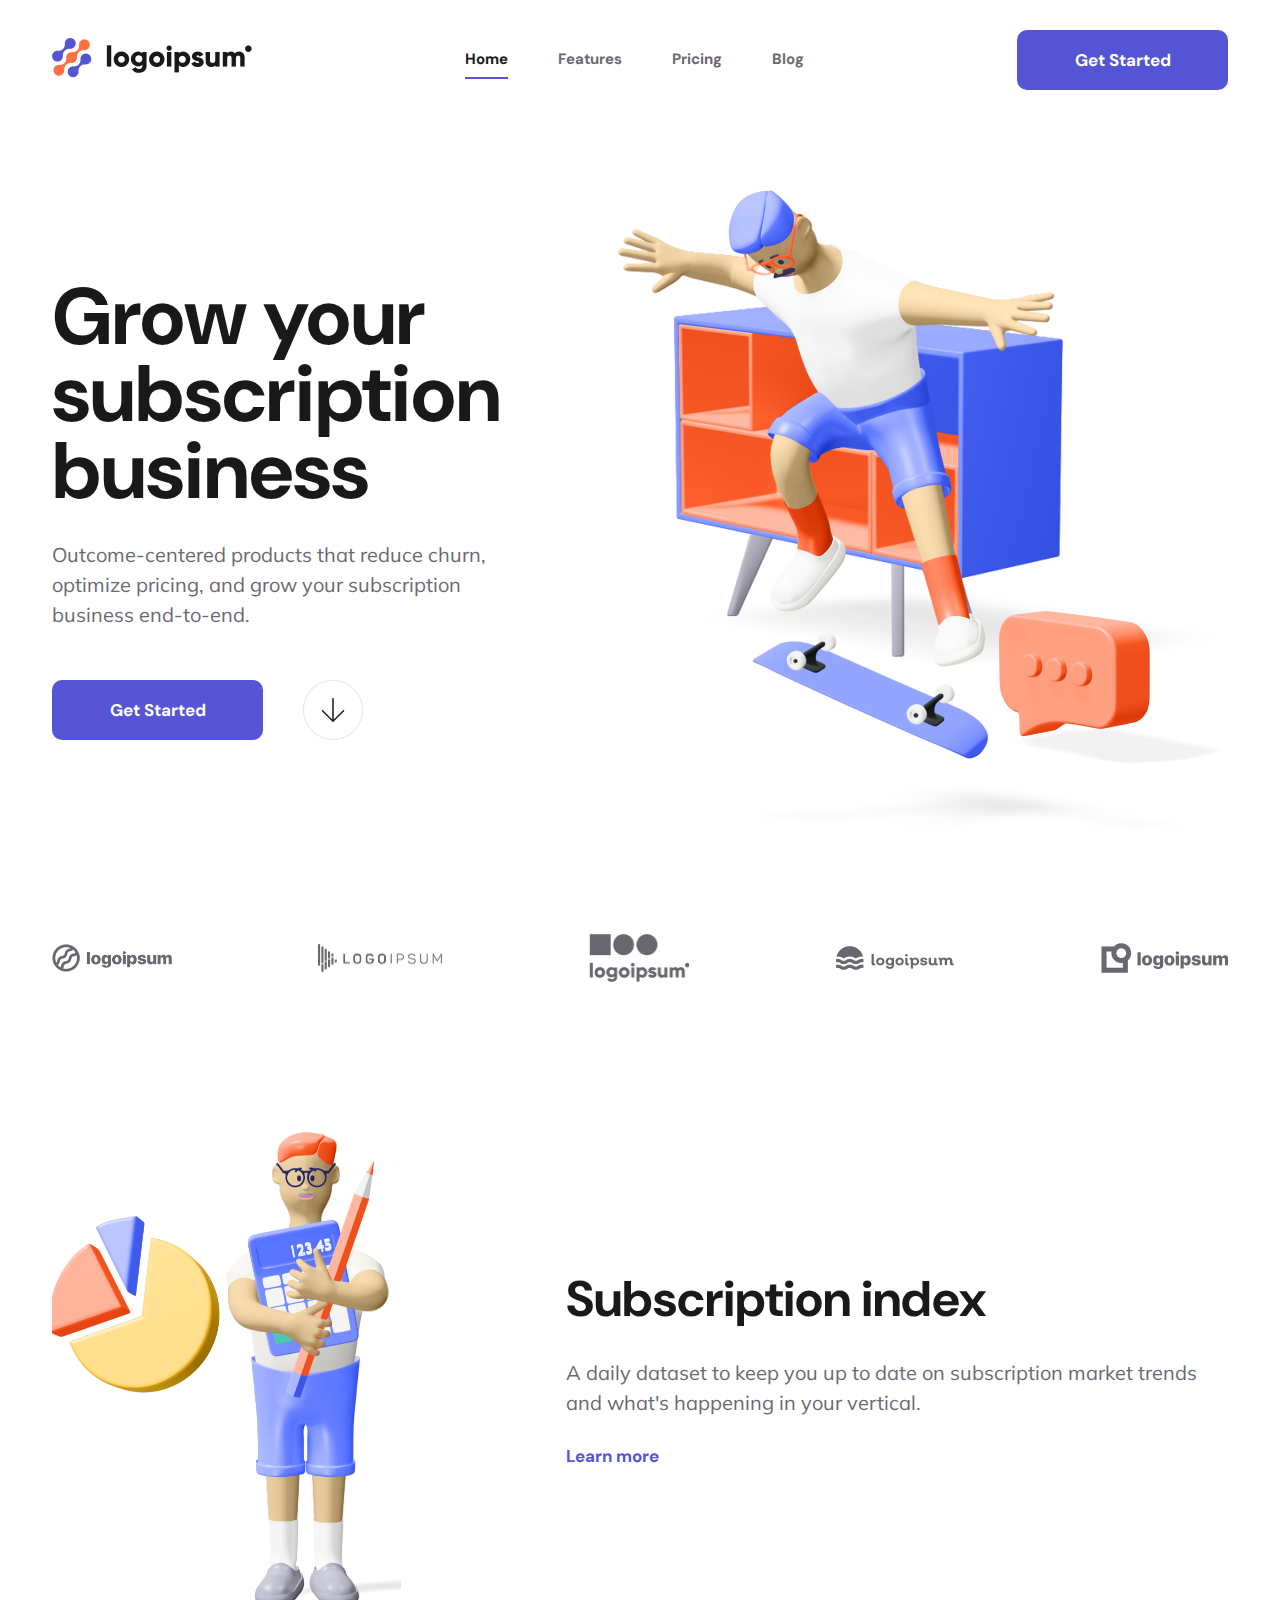
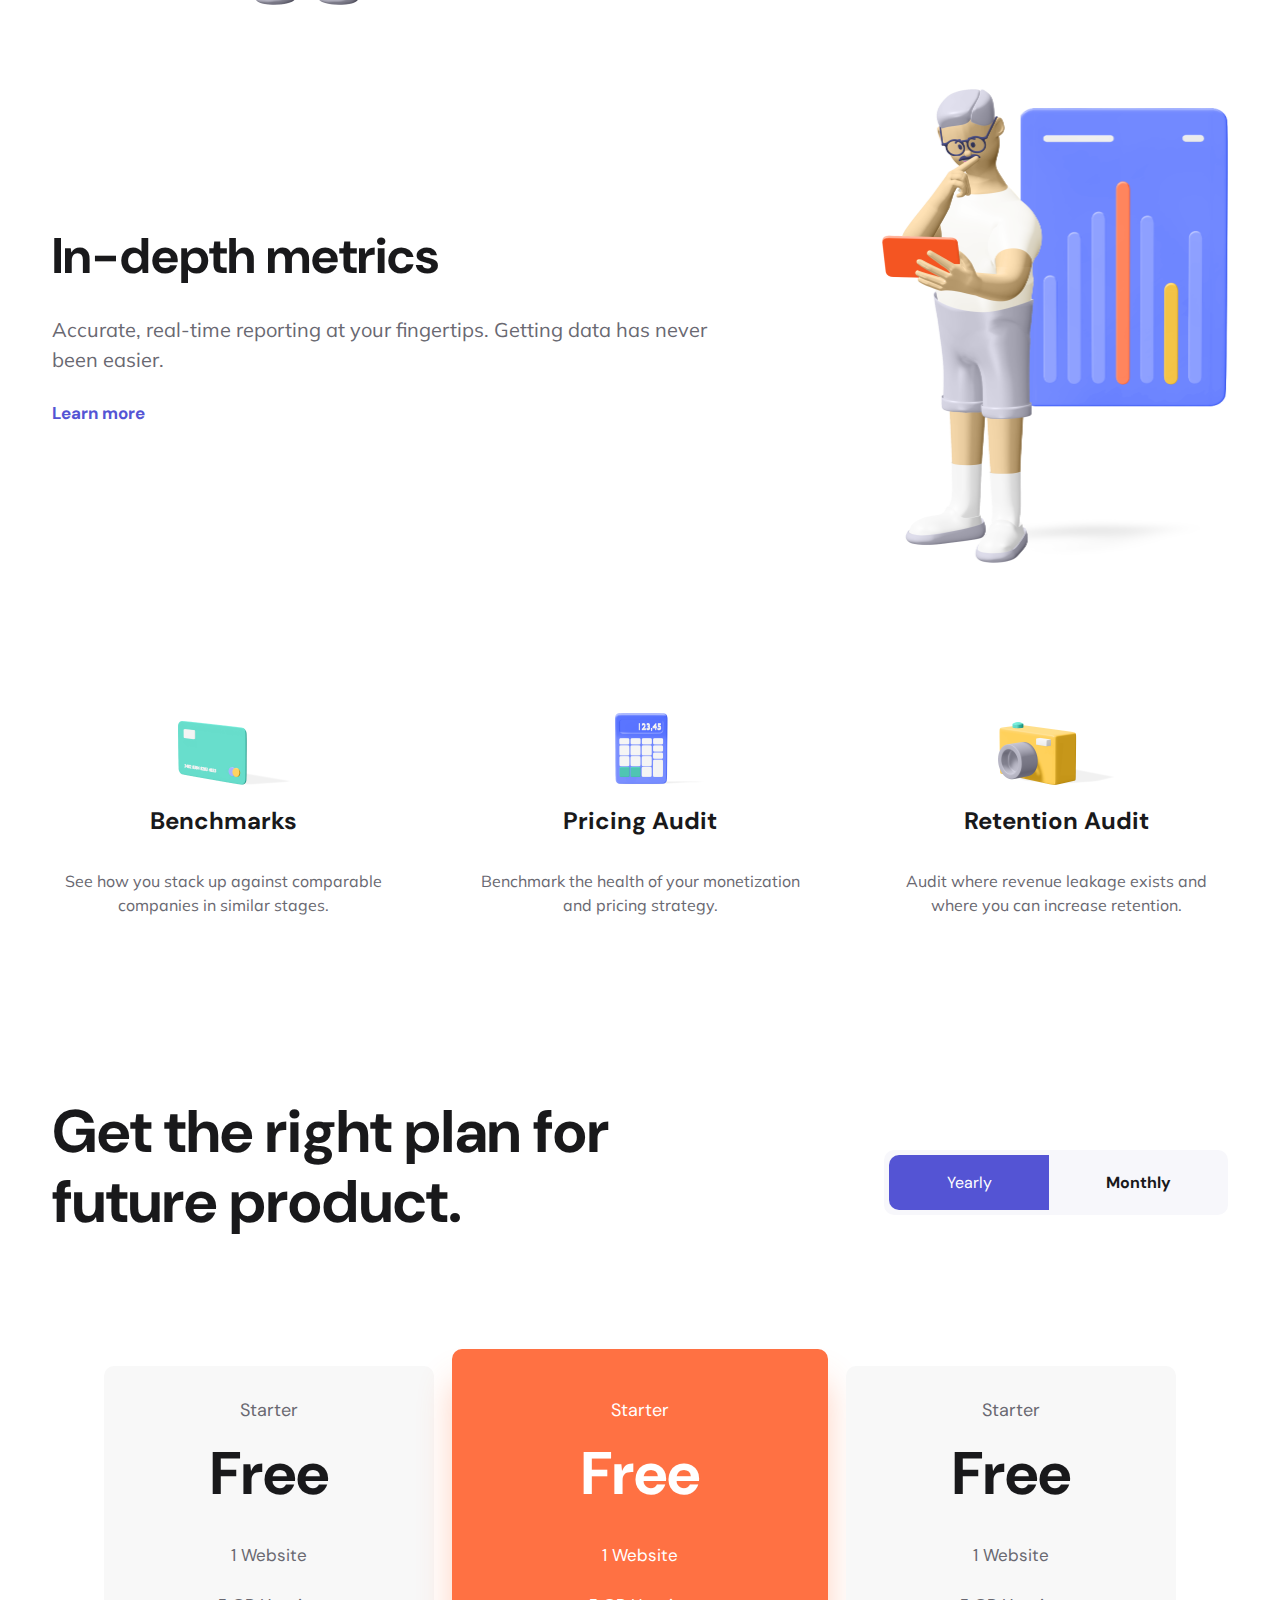
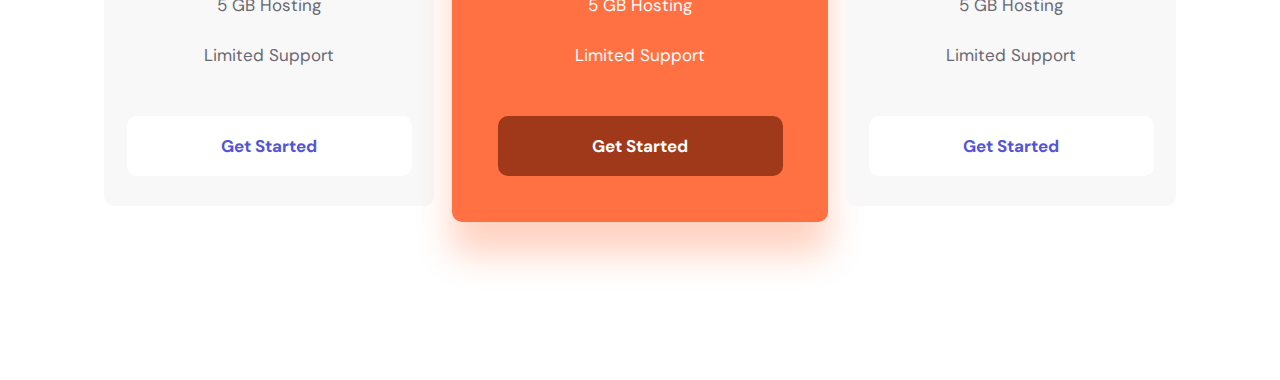
<file: MNTN/index.html>
<!DOCTYPE html>
<html lang="en">
<head>
    <meta charset="UTF-8">
    <meta http-equiv="X-UA-Compatible" content="IE=edge">
    <meta name="viewport" content="width=device-width, initial-scale=1.0">
    <title>Document</title>
    <link rel="preconnect" href="https://fonts.googleapis.com">
    <link rel="preconnect" href="https://fonts.gstatic.com" crossorigin>
    <link href="https://fonts.googleapis.com/css2?family=DM+Sans:wght@400;500;700&display=swap" rel="stylesheet">
    <link rel="preconnect" href="https://fonts.googleapis.com">
    <link rel="preconnect" href="https://fonts.gstatic.com" crossorigin>
    <link href="https://fonts.googleapis.com/css2?family=Mulish:wght@300;400;500;700&display=swap" rel="stylesheet">
    <link rel="stylesheet" href="./css/style.css">
</head>
<body>
    <div class="wrapper">
        <div class="header">
            <div class="container">
                <div class="logo">
                    <img srcset="./img/logo.png 2x" alt="" class="">
                </div>
                <ul class="navbar">
                    <li class="navbar-item">
                        <a href="" class="navbar-item-link active">
                            Home
                        </a>
                    </li>
                    <li class="navbar-item">
                        <a href="" class="navbar-item-link">
                            Features
                        </a>
                    </li>
                    <li class="navbar-item">
                        <a href="" class="navbar-item-link">
                            Pricing
                        </a>
                    </li>
                    <li class="navbar-item">
                        <a href="" class="navbar-item-link">
                            Blog
                        </a>
                    </li>
                </ul>
                <a href="#" class="button orange--btn">Get Started</a>
            </div>
        </div>
        <main>
            <section class="hero">
                <div class="container">
                    <div class="hero__content">
                        <h1 class="heading">
                            Grow your
                            subscription
                            business
                        </h1>
                        <p class="desc">
                            Outcome-centered products that reduce churn, optimize pricing, and grow your subscription business end-to-end.
                        </p>
                        <div class="btn-wrap">
                            <a href="#" class="button primary--btn">Get Started</a>
                            <a href="#"><img srcset="./img/down-btn.png 2x" alt=""></a>
                        </div>
                    </div>
                    <img srcset="./img/hero.png 2x" alt="">
                </div>
            </section>
            <section class="about">
                <div class="container">
                    <img srcset="./img/about-1.png 2x" alt="">
                    <img srcset="./img/about-2.png 2x" alt="">
                    <img srcset="./img/about-3.png 2x" alt="">
                    <img srcset="./img/about-4.png 2x" alt="">
                    <img srcset="./img/about-5.png 2x" alt="">
                </div>
            </section>
            <section class="subscription">
                <div class="container">
                    <img srcset="./img/subscription.png 2x" alt="">
                    <div class="subscription__content">
                        <h1 class="heading">
                            Subscription index
                        </h1>
                        <p class="desc">
                            A daily dataset to keep you up to date on subscription market trends and what's happening in your vertical.
                        </p>
                        <a href="#" class="primary-link">Learn more</a>
                    </div>
                </div>
            </section>
            <section class="metrics">
                <div class="container">
                    <div class="metrics__content">
                        <h1 class="heading">
                            In-depth metrics
                        </h1>
                        <p class="desc">
                            Accurate, real-time reporting at your fingertips. Getting data has never been easier.
                        </p>
                        <a href="#" class="primary-link">Learn more</a>
                    </div>
                    <img srcset="./img/metrics.png 2x" alt="">
                </div>
            </section>
            <section class="service">
                <div class="container">
                    <div class="service-item"> 
                        <img srcset="./img/service-1.png 2x" alt="">
                        <h1 class="heading">
                            Benchmarks
                        </h1>
                        <p class="desc">
                            See how you stack up against comparable companies in similar stages.
                        </p>
                    </div>
                    <div class="service-item"> 
                        <img srcset="./img/service-2.png 2x" alt="">
                        <h1 class="heading">
                            Pricing Audit
                        </h1>
                        <p class="desc">
                            Benchmark the health of your monetization and pricing strategy.
                        </p>
                    </div>
                    <div class="service-item"> 
                        <img srcset="./img/service-3.png 2x" alt="">
                        <h1 class="heading">
                            Retention Audit
                        </h1>
                        <p class="desc">
                            Audit where revenue leakage exists and where you can increase retention.
                        </p>
                    </div>
                </div>
            </section>
            <section class="pricing">
                <div class="container">
                    <div class="pricing__content">
                        <h1 class="heading">
                            Get the right plan for future product.
                        </h1>
                        <div class="pricing-btn">
                            <div class="pricing-btn-wrap">
                                <button class="active">Yearly</button>
                                <button class="normal">Monthly</button>
                            </div>
                        </div>
                    </div>
                    <div class="pricing__plans">
                        <div class="plan-item">
                            <div class="wrap">
                                <p class="type">
                                    Starter
                                </p>
                                <p class="heading">
                                    Free
                                </p>
                                <div class="other">
                                    <p>
                                        1 Website
                                    </p>
                                    <p>
                                        5 GB Hosting
                                    </p>
                                    <p>
                                        Limited Support
                                    </p>
                                </div>
                                <a href="#" class="plan-item-btn">Get Started</a>
                            </div>
                        </div>
                        <div class="plan-item active">
                            <div class="wrap">
                                <p class="type">
                                    Starter
                                </p>
                                <p class="heading">
                                    Free
                                </p>
                                <div class="other">
                                    <p>
                                        1 Website
                                    </p>
                                    <p>
                                        5 GB Hosting
                                    </p>
                                    <p>
                                        Limited Support
                                    </p>
                                </div>
                                <a href="#" class="plan-item-btn">Get Started</a>
                            </div>
                        </div>
                        <div class="plan-item">
                            <div class="wrap">
                                <p class="type">
                                    Starter
                                </p>
                                <p class="heading">
                                    Free
                                </p>
                                <div class="other">
                                    <p>
                                        1 Website
                                    </p>
                                    <p>
                                        5 GB Hosting
                                    </p>
                                    <p>
                                        Limited Support
                                    </p>
                                </div>
                                <a href="#" class="plan-item-btn">Get Started</a>
                            </div>
                        </div>
                    </div>
                </div>
            </section>
        </main>
        <div class="footer">

        </div>
    </div>
</body>
</html>
</file>
<file: MNTN/css/style.css>
html {
  font-family: "DM Sans", sans-serif;
  font-size: 62.5%;
  line-height: 1.6rem;
  box-sizing: border-box;
}

* {
  margin: 0;
  padding: 0;
}

.wrapper {
  max-width: 1440px;
  margin: 0 auto;
}

.container {
  max-width: 1176px;
  margin: 0 auto;
}

.button {
  width: 211px;
  height: 60px;
  border-radius: 10px;
  outline: none;
  color: #fff;
  font-size: 1.7rem;
  font-weight: bold;
  font-family: "DM Sans", sans-serif;
  text-decoration: none;
  display: flex;
  justify-content: center;
  align-items: center;
}

.primary--btn {
  background-color: #5454D4;
}

.orange--btn {
  background-color: #5454D4;
}

.heading {
  color: #19191B;
  font-size: 80px;
  font-weight: bold;
  line-height: 77px;
  margin-bottom: 30px;
}

.desc {
  font-size: 20px;
  font-family: "Mulish", sans-serif;
  line-height: 30px;
  margin-bottom: 30px;
  color: #696871;
}

.primary-link {
  font-size: 1.7rem;
  font-weight: bold;
  color: #5454D4;
  text-decoration: none;
}

.header {
  margin-top: 30px;
  margin-bottom: 100px;
}
.header .container {
  display: flex;
  justify-content: space-between;
  align-items: center;
}
.header .container .navbar {
  display: flex;
  list-style-type: none;
  gap: 0 50px;
}
.header .container .navbar-item .active {
  color: #19191B;
}
.header .container .navbar-item .active::after {
  content: "";
  position: absolute;
  bottom: -10px;
  left: 0;
  height: 2px;
  width: 100%;
  background-color: #5454D4;
}
.header .container .navbar-item-link {
  position: relative;
  text-decoration: none;
  color: #696871;
  font-size: 1.5rem;
  font-weight: bold;
}

.hero {
  margin-bottom: 100px;
}
.hero .container {
  display: flex;
  align-items: center;
  gap: 0 77px;
}
.hero__content .desc {
  margin-bottom: 50px;
}
.hero__content .btn-wrap {
  display: flex;
  gap: 0 40px;
}

.about {
  margin-bottom: 150px;
}
.about .container {
  display: flex;
  justify-content: space-between;
  align-items: center;
}

.subscription {
  margin-bottom: 84px;
}
.subscription .container {
  display: flex;
  align-items: center;
  gap: 0 165px;
}
.subscription .container .heading {
  font-size: 50px;
  line-height: 57px;
}

.metrics {
  margin-bottom: 138px;
}
.metrics .container {
  display: flex;
  align-items: center;
  gap: 0 158px;
}
.metrics .container .heading {
  font-size: 50px;
  line-height: 57px;
}

.service {
  margin-bottom: 150px;
}
.service .container {
  display: grid;
  grid-template-columns: auto auto auto;
  gap: 0 74px;
}
.service-item {
  text-align: center;
}
.service-item .heading {
  font-size: 24px;
  line-height: 36px;
}
.service-item .desc {
  font-size: 1.6rem;
  line-height: 24px;
}

.pricing {
  margin-bottom: 158px;
}
.pricing__content {
  display: flex;
  margin-bottom: 82px;
}
.pricing__content .heading {
  font-size: 60px;
  line-height: 70px;
  max-width: 50%;
}
.pricing-btn {
  width: 50%;
  display: flex;
  justify-content: flex-end;
  align-items: center;
}
.pricing-btn-wrap {
  width: 344px;
  height: 65px;
  display: flex;
  align-items: center;
  border-radius: 10px;
  background-color: #F7F7FB;
}
.pricing-btn-wrap .active {
  background-color: #5454D4;
  color: #fff;
  height: 55px;
  width: 160px;
  border: none;
  outline: none;
  cursor: pointer;
  border-radius: 10px 0px 0px 10px;
  margin-left: 5px;
  font-size: 1.6rem;
  font-family: "DM Sans", sans-serif;
}
.pricing-btn-wrap .normal {
  flex: 1;
  height: 100%;
  background-color: transparent;
  color: #19191B;
  border: none;
  outline: none;
  font-weight: bold;
  font-size: 1.6rem;
  font-family: "DM Sans", sans-serif;
}
.pricing__plans {
  display: grid;
  grid-template-columns: 330px 376px 330px;
  align-items: center;
  gap: 0 18px;
  justify-content: center;
}
.pricing__plans .plan-item {
  max-width: 330px;
  height: 440px;
  text-align: center;
  background-color: #F8F8F8;
  border-radius: 10px;
  display: flex;
  align-items: center;
  justify-content: center;
}
.pricing__plans .plan-item .type {
  font-size: 1.8rem;
  line-height: 28px;
  color: #696871;
  margin-bottom: 22px;
}
.pricing__plans .plan-item .heading {
  font-size: 60px;
  line-height: 56px;
  margin-bottom: 28px;
}
.pricing__plans .plan-item .other {
  font-size: 1.7rem;
  line-height: 50px;
  color: #696871;
  margin-bottom: 36px;
}
.pricing__plans .plan-item-btn {
  width: 285px;
  height: 60px;
  color: #5454D4;
  background-color: #fff;
  margin: 0 auto;
  text-decoration: none;
  font-size: 1.7rem;
  font-weight: bold;
  align-items: center;
  justify-content: center;
  display: flex;
  border-radius: 10px;
}
.pricing__plans .active {
  background-color: #FF7143;
  box-shadow: 0px 32px 34px rgba(255, 112, 59, 0.317827);
  color: #fff;
  max-width: 376px;
  height: 473px;
}
.pricing__plans .active .type, .pricing__plans .active .heading, .pricing__plans .active .other, .pricing__plans .active .plan-item-btn {
  color: #fff;
}
.pricing__plans .active .plan-item-btn {
  background-color: #9F3919;
}

/*# sourceMappingURL=style.css.map */
</file>
